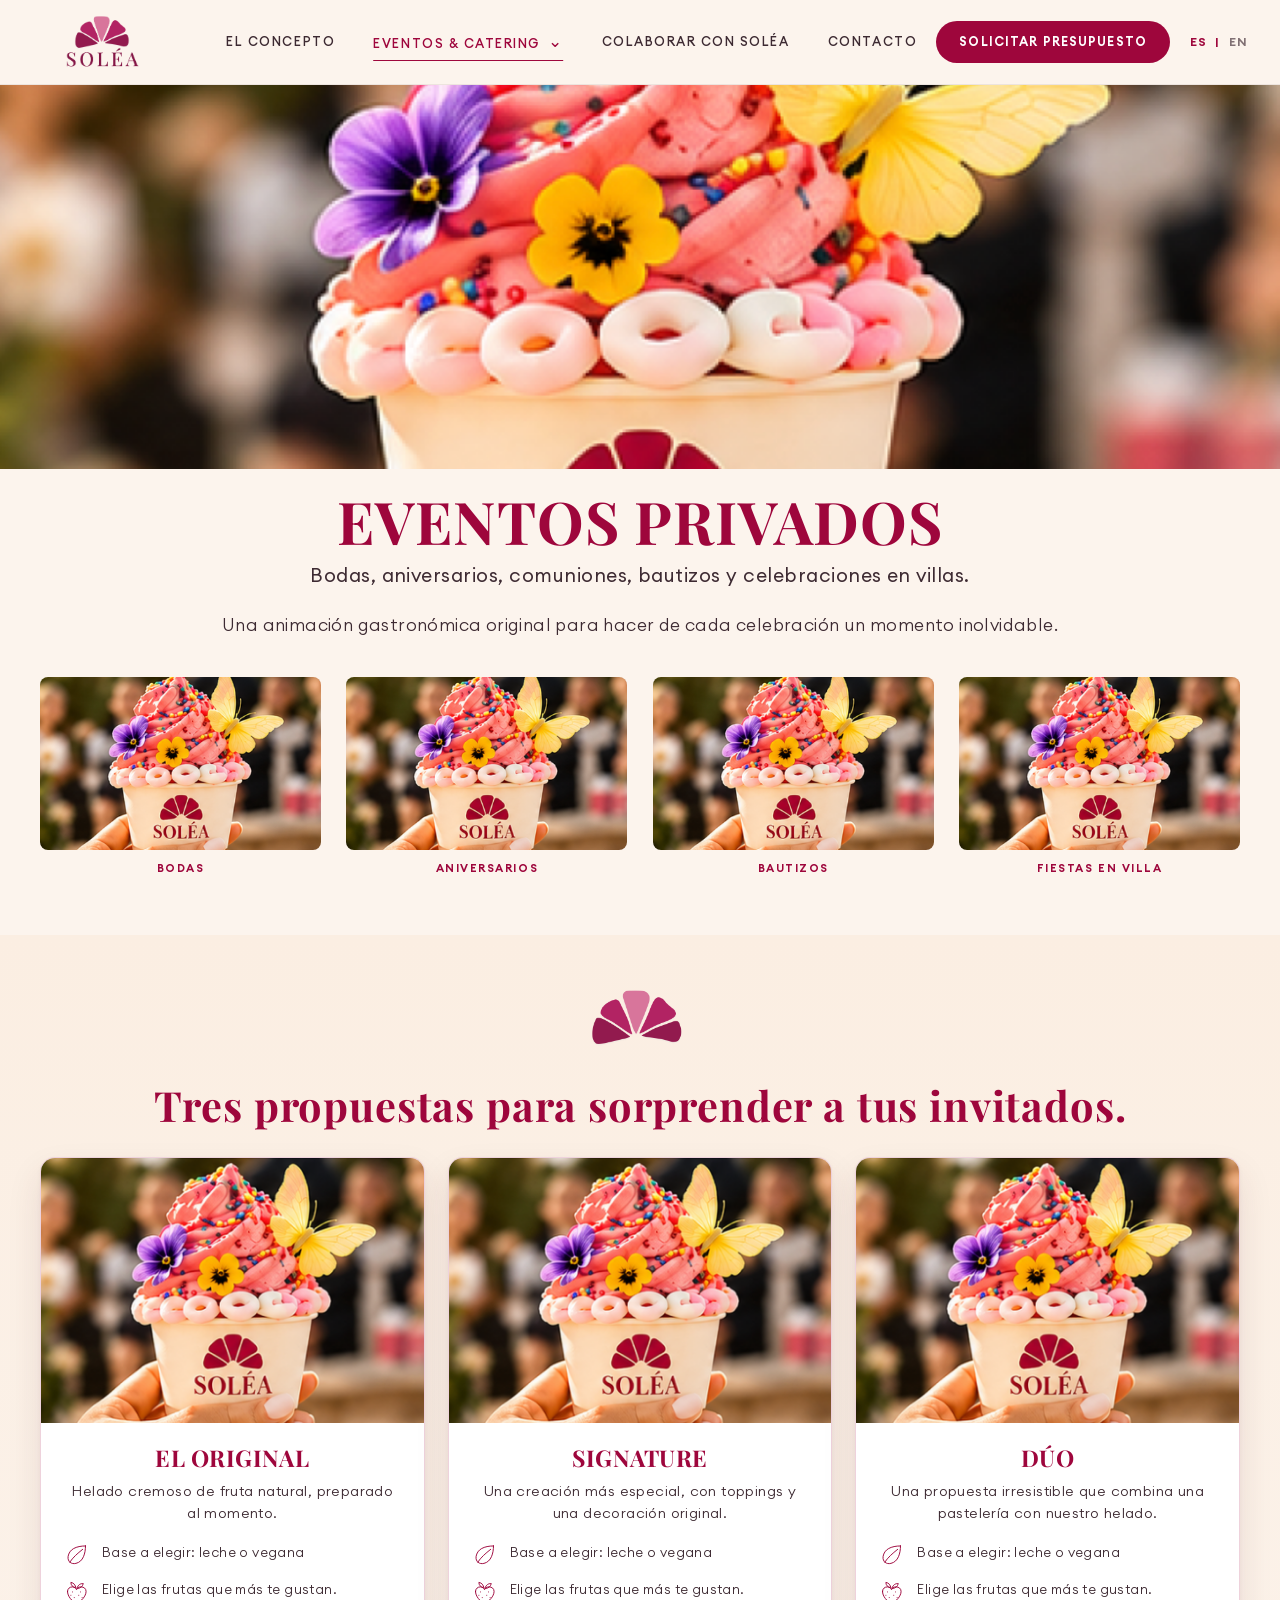
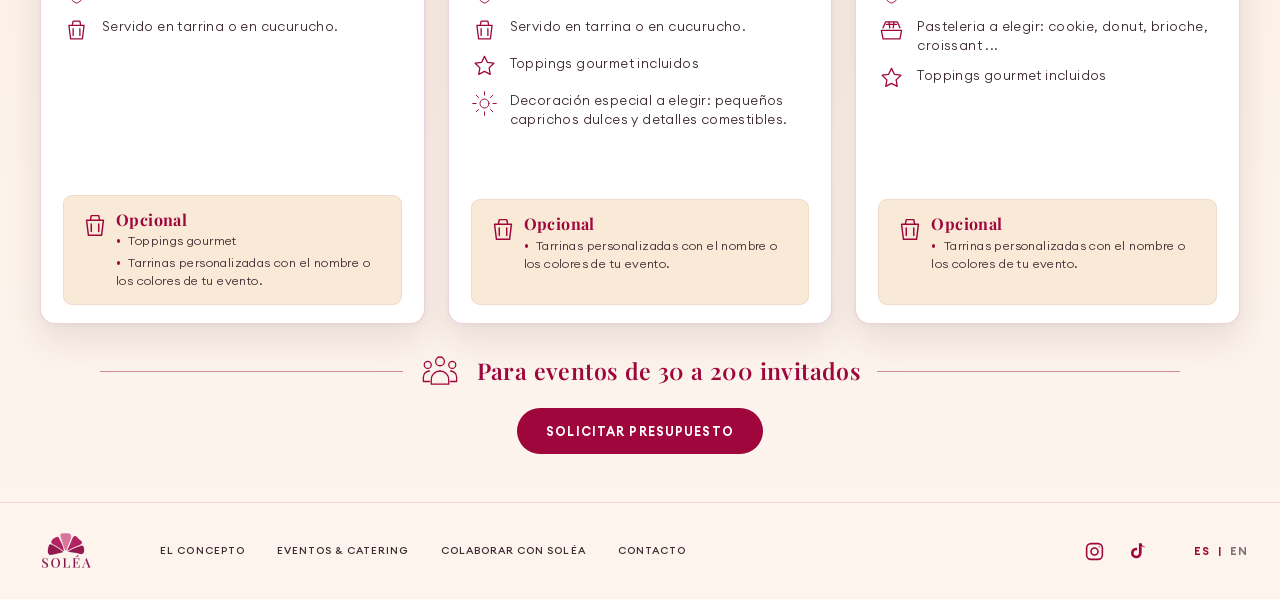
<file: privateevents/index.html>
<!doctype html>
<html lang="es" class="js">
<head>
  <meta charset="utf-8">
  <meta name="viewport" content="width=device-width, initial-scale=1">
  <link rel="icon" type="image/png" href="../assets/images/LOGO_SYMBOLE_MAIN.png">
  <meta name="theme-color" content="#FCF4ED">
  <meta name="description" content="Una animación gastronómica y original para bodas, aniversarios, bautizos y celebraciones privadas.">
  <title>Eventos privados — SOLÉA</title>
  <link rel="preconnect" href="https://fonts.googleapis.com">
  <link rel="preconnect" href="https://fonts.gstatic.com" crossorigin>
  <link href="https://fonts.googleapis.com/css2?family=Playfair+Display:wght@500;600;700&display=swap" rel="stylesheet">
  <link rel="stylesheet" href="../style.css?v=sticky-navigation-hero-20261113">
  <link rel="stylesheet" href="privateevents.css?v=private-events-layout-20261118">
</head>
<body class="home-page private-page">
  <header class="site-header" id="top">
    <div class="site-header__inner">
      <a class="brand" href="../index.html#top" aria-label="SOLÉA — inicio" data-i18n-aria="homeLabel">
        <img src="../assets/images/logo_website.png" alt="SOLÉA" width="1128" height="908">
      </a>

      <button class="menu-toggle" type="button" aria-expanded="false" aria-controls="primary-navigation" data-i18n-aria="menuOpenLabel">
        <span class="menu-toggle__lines" aria-hidden="true"><i></i><i></i><i></i></span>
        <span class="visually-hidden" data-i18n="menuLabel">Menú</span>
      </button>

      <div class="primary-navigation" id="primary-navigation">
        <nav class="main-nav" aria-label="Navegación principal" data-i18n-aria="mainNavigationLabel">
          <a href="../index.html#concept" data-i18n="navConcept">El concepto</a>
          <div class="nav-dropdown">
            <button class="nav-dropdown__trigger is-current" id="events-menu-trigger" type="button" aria-expanded="false" aria-controls="events-menu" data-i18n-aria="eventsMenuLabel" aria-current="page">
              <span data-i18n="navEvents">Eventos &amp; Catering</span><span class="nav-dropdown__chevron" aria-hidden="true">⌄</span>
            </button>
            <div class="nav-dropdown__panel" id="events-menu" role="group" aria-labelledby="events-menu-trigger" hidden>
              <article class="nav-dropdown__card">
                <figure class="nav-dropdown__media">
                  <img src="/assets/images/formule_signature.png" alt="Visual ilustrativo de una celebración privada" data-i18n-alt="altPrivateMenu" width="640" height="252" loading="lazy">
                </figure>
                <div class="nav-dropdown__card-copy">
                  <h2 data-i18n="privateMenuTitle">Eventos privados</h2>
                  <a class="nav-dropdown__link" href="./" aria-current="page" data-i18n="privateMenuButton">Ver eventos privados</a>
                </div>
              </article>
              <article class="nav-dropdown__card">
                <figure class="nav-dropdown__media">
                  <img src="/assets/images/formule_signature.png" alt="Visual ilustrativo de un evento profesional" data-i18n-alt="altProfessionalMenu" width="622" height="210" loading="lazy">
                </figure>
                <div class="nav-dropdown__card-copy">
                  <h2 data-i18n="professionalMenuTitle">Eventos profesionales</h2>
                  <a class="nav-dropdown__link" href="../corporateevents/" data-i18n="professionalMenuButton">Ver eventos profesionales</a>
                </div>
              </article>
            </div>
          </div>
          <a href="../popupspot/" data-i18n="navHost">Colaborar con SOLÉA</a>
          <a href="../contact/" data-i18n="navContact">Contacto</a>
        </nav>

        <div class="site-header__actions">
          <a class="button button--small button--primary header-quote" href="../contact/#contact-form-section" data-i18n="quoteButton">Solicitar presupuesto</a>
          <div class="language-switch" role="group" aria-label="Idioma / Language" data-i18n-aria="languageLabel">
            <button type="button" class="language-switch__button is-active" data-language="es" aria-pressed="true">ES</button>
            <span aria-hidden="true">|</span>
            <button type="button" class="language-switch__button" data-language="en" aria-pressed="false">EN</button>
          </div>
        </div>
      </div>
    </div>
  </header>

  <main>
    <div class="private-hero">
      <img class="private-hero__image" src="/assets/images/formule_signature.png" alt="Celebración privada al aire libre." data-i18n-alt="altHero" width="1672" height="941" fetchpriority="high">
    </div>
    <section class="private-hero__content" aria-labelledby="private-title">
      <h1 id="private-title" data-i18n="heroTitle">EVENTOS PRIVADOS</h1>
      <p data-i18n="heroTagline">Bodas, aniversarios, bautizos y fiestas en villa.</p>
    </section>

    <section class="private-intro" id="private-intro" aria-label="Sobre las celebraciones privadas" data-i18n-aria="introLabel">
      <p data-i18n="introCopy">Una animación gastronómica y original para hacer más memorables tus celebraciones: bodas, aniversarios, bautizos y fiestas en villa.</p>
    </section>

    <section class="event-types" id="event-types" aria-label="Tipos de eventos privados" data-i18n-aria="eventTypesLabel">
      <div class="event-types__grid">
        <figure class="event-type">
          <div class="event-type__image-wrap">
            <img src="/assets/images/formule_signature.png" alt="Boda al aire libre." data-i18n-alt="altWedding" width="614" height="614" loading="lazy">
          </div>
          <figcaption data-i18n="eventWedding">Bodas</figcaption>
        </figure>
        <figure class="event-type">
          <div class="event-type__image-wrap">
            <img src="/assets/images/formule_signature.png" alt="Celebración de cumpleaños en familia." data-i18n-alt="altBirthday" width="614" height="614" loading="lazy">
          </div>
          <figcaption data-i18n="eventBirthday">Aniversarios</figcaption>
        </figure>
        <figure class="event-type">
          <div class="event-type__image-wrap">
            <img src="/assets/images/formule_signature.png" alt="Celebración familiar de bautizo." data-i18n-alt="altBaptism" width="614" height="614" loading="lazy">
          </div>
          <figcaption data-i18n="eventBaptism">Bautizos</figcaption>
        </figure>
        <figure class="event-type">
          <div class="event-type__image-wrap">
            <img src="/assets/images/formule_signature.png" alt="Fiesta privada junto a una piscina." data-i18n-alt="altVilla" width="614" height="614" loading="lazy">
          </div>
          <figcaption data-i18n="eventVilla">Fiestas en villa</figcaption>
        </figure>
      </div>
    </section>

    <section class="formula-section" id="formulas" aria-labelledby="formulas-title">
      <div class="formula-section__heading">
        <img class="formula-section__symbol" src="../assets/images/LOGO_SYMBOLE_MAIN.png" alt="" width="160" height="145" loading="lazy">
        <h2 id="formulas-title" data-i18n="formulasTitle">Tres propuestas para sorprender a tus invitados.</h2>
      </div>

      <div class="formula-grid">
        <article class="formula-card">
          <figure class="formula-card__photo">
            <img src="/assets/images/formule_signature.png" alt="Helado cremoso de fruta en un vaso con fresas." data-i18n-alt="altOriginal" width="614" height="614" loading="lazy">
          </figure>
          <div class="formula-card__content">
            <h3>EL ORIGINAL</h3>
            <p class="formula-card__description" data-i18n="originalDescription">Helado cremoso de fruta natural, preparado al momento.</p>
            <ul class="formula-features">
              <li><img src="../assets/icons/recipe.svg" alt="" width="24" height="24" loading="lazy"><span data-i18n="baseFeature">Base a elegir: leche o vegana.</span></li>
              <li><img src="../assets/icons/fruit.svg" alt="" width="24" height="24" loading="lazy"><span data-i18n="fruitFeature">Elige las frutas que más te gustan.</span></li>
              <li><svg viewBox="0 0 32 32" aria-hidden="true"><path d="M7 11h18l-2 16H9L7 11Zm4 0 1-5h8l1 5M12 15v8m8-8v8"/></svg><span data-i18n="serveFeature">Servido en tarrina o en cucurucho.</span></li>
            </ul>
            <aside class="formula-option" aria-label="Opción disponible" data-i18n-aria="optionLabel">
              <svg class="formula-option__icon" viewBox="0 0 32 32" aria-hidden="true"><path d="M7 11h18l-2 16H9L7 11Zm4 0 1-5h8l1 5M12 15v8m8-8v8"/></svg>
              <div><h4 data-i18n="optionalTitle">Opcional</h4><p data-i18n="originalOptionalToppings">Toppings gourmet</p><p data-i18n="optionalCopy">Tarrinas personalizadas con el nombre o los colores de tu evento.</p></div>
            </aside>
          </div>
        </article>

        <article class="formula-card">
          <figure class="formula-card__photo">
            <img src="/assets/images/formule_signature.png" alt="Helado cremoso de fruta con toppings." data-i18n-alt="altSignature" width="614" height="614" loading="lazy">
          </figure>
          <div class="formula-card__content">
            <h3>SIGNATURE</h3>
            <p class="formula-card__description" data-i18n="signatureDescription">Una creación más especial, con toppings y una decoración original.</p>
            <ul class="formula-features">
              <li><img src="../assets/icons/recipe.svg" alt="" width="24" height="24" loading="lazy"><span data-i18n="baseFeature">Base a elegir: leche o vegana</span></li>
              <li><img src="../assets/icons/fruit.svg" alt="" width="24" height="24" loading="lazy"><span data-i18n="fruitFeature">Elige las frutas que más te gustan</span></li>
              <li><svg viewBox="0 0 32 32" aria-hidden="true"><path d="M7 11h18l-2 16H9L7 11Zm4 0 1-5h8l1 5M12 15v8m8-8v8"/></svg><span data-i18n="serveFeature">Servido en tarrina o en cucurucho.</span></li>
              <li><svg viewBox="0 0 32 32" aria-hidden="true"><path d="m16 4 3.4 7 7.7 1.1-5.6 5.5 1.3 7.8-6.8-3.7-6.8 3.7 1.3-7.8-5.6-5.5 7.7-1.1L16 4Z"/></svg><span data-i18n="toppingsFeature">Toppings gourmet a elegir.</span></li>
              <li><img src="../assets/icons/experience.svg" alt="" width="24" height="24" loading="lazy"><span data-i18n="decorFeature">Decoración especial a elegir: estilo de chocolate, detalles comestibles o una creación decorativa.</span></li>
            </ul>
            <aside class="formula-option" aria-label="Opción disponible" data-i18n-aria="optionLabel">
              <svg class="formula-option__icon" viewBox="0 0 32 32" aria-hidden="true"><path d="M7 11h18l-2 16H9L7 11Zm4 0 1-5h8l1 5M12 15v8m8-8v8"/></svg>
              <div><h4 data-i18n="optionalTitle">Opcional</h4><p data-i18n="optionalCopy">Tarrinas personalizadas con el nombre o los colores de tu evento.</p></div>
            </aside>
          </div>
        </article>

        <article class="formula-card">
          <figure class="formula-card__photo">
            <img src="/assets/images/formule_signature.png" alt="Helado cremoso en vaso acompañado de una pieza de repostería." data-i18n-alt="altDuo" width="614" height="614" loading="lazy">
          </figure>
          <div class="formula-card__content">
            <h3>DÚO</h3>
            <p class="formula-card__description" data-i18n="duoDescription">Una propuesta irresistible que combina una pieza de repostería con nuestro helado cremoso de fruta natural, preparado al momento.</p>
            <ul class="formula-features">
              <li><img src="../assets/icons/recipe.svg" alt="" width="24" height="24" loading="lazy"><span data-i18n="baseFeature">Base a elegir: leche o vegana</span></li>
              <li><img src="../assets/icons/fruit.svg" alt="" width="24" height="24" loading="lazy"><span data-i18n="fruitFeature">Elige las frutas que más te gustan</span></li>
              <li><svg viewBox="0 0 32 32" aria-hidden="true"><path d="M4 17h24l-2 10H6L4 17Zm2-3 3-7h14l3 7M10 10h12m-9-3 1 7m5-7-1 7"/></svg><span data-i18n="pastryFeature">Una pieza de repostería a elegir: cookie, donut u otra opción dulce según la selección.</span></li>
              <li><svg viewBox="0 0 32 32" aria-hidden="true"><path d="m16 4 3.4 7 7.7 1.1-5.6 5.5 1.3 7.8-6.8-3.7-6.8 3.7 1.3-7.8-5.6-5.5 7.7-1.1L16 4Z"/></svg><span data-i18n="duoToppingFeature">Toppings a elegir para darle el toque final.</span></li>
            </ul>
            <aside class="formula-option" aria-label="Opción disponible" data-i18n-aria="optionLabel">
              <svg class="formula-option__icon" viewBox="0 0 32 32" aria-hidden="true"><path d="M7 11h18l-2 16H9L7 11Zm4 0 1-5h8l1 5M12 15v8m8-8v8"/></svg>
              <div><h4 data-i18n="optionalTitle">Opcional</h4><p data-i18n="optionalCopy">Tarrinas personalizadas con el nombre o los colores de tu evento.</p></div>
            </aside>
          </div>
        </article>
      </div>

      <div class="capacity-note">
        <span class="capacity-note__rule" aria-hidden="true"></span>
        <svg viewBox="0 0 48 40" aria-hidden="true"><circle cx="24" cy="9" r="5"/><circle cx="10" cy="13" r="4"/><circle cx="38" cy="13" r="4"/><path d="M14 35v-5a10 10 0 0 1 20 0v5H14Zm-2-15a7 7 0 0 0-7 7v5h7m24-12a7 7 0 0 1 7 7v5h-7"/></svg>
        <p><strong data-i18n="capacityTitle">Para eventos de 30 a 200 invitados</strong></p>
        <span class="capacity-note__rule" aria-hidden="true"></span>
      </div>
      <a class="button button--primary private-cta" href="../contact/" data-i18n="quoteButton">Solicitar presupuesto</a>
    </section>
  </main>

  <footer class="site-footer">
    <div class="site-footer__inner">
      <a class="site-footer__brand" href="../index.html#top" aria-label="SOLÉA — inicio" data-i18n-aria="homeLabel">
        <img src="../assets/images/logo_website.png" alt="SOLÉA" width="1128" height="908" loading="lazy">
      </a>
      <nav class="footer-nav" aria-label="Navegación del pie de página" data-i18n-aria="footerNavigationLabel">
        <a href="../index.html#concept" data-i18n="navConcept">El concepto</a>
        <a href="../index.html#offer" data-i18n="navEvents">Eventos &amp; Catering</a>
        <a href="../popupspot/" data-i18n="navHost">Colaborar con SOLÉA</a>
        <a href="../contact/" data-i18n="navContact">Contacto</a>
      </nav>
      <div class="site-footer__social social-links">
        <a href="https://www.instagram.com/solea_moments_/" target="_blank" rel="noopener noreferrer" aria-label="Instagram de SOLÉA" data-i18n-aria="instagramLabel"><img src="../assets/icons/instagram.svg" alt="" width="24" height="24"></a>
        <a href="https://www.tiktok.com/@solea_moments_" target="_blank" rel="noopener noreferrer" aria-label="TikTok de SOLÉA" data-i18n-aria="tiktokLabel"><img src="../assets/icons/tiktok.svg" alt="" width="24" height="24"></a>
      </div>
      <div class="language-switch language-switch--footer" role="group" aria-label="Idioma / Language" data-i18n-aria="languageLabel">
        <button type="button" class="language-switch__button is-active" data-language="es" aria-pressed="true">ES</button>
        <span aria-hidden="true">|</span>
        <button type="button" class="language-switch__button" data-language="en" aria-pressed="false">EN</button>
      </div>
    </div>
  </footer>

  <script>
    const copy = {
      es: {
        title: 'Eventos privados — SOLÉA',
        description: 'Una animación gastronómica y original para bodas, aniversarios, bautizos y celebraciones privadas.',
        menuLabel: 'Menú', menuOpenLabel: 'Abrir o cerrar el menú', homeLabel: 'SOLÉA — inicio', languageLabel: 'Idioma',
        instagramLabel: 'Instagram de SOLÉA', tiktokLabel: 'TikTok de SOLÉA', mainNavigationLabel: 'Navegación principal',
        footerNavigationLabel: 'Navegación del pie de página', navConcept: 'El concepto', navEvents: 'Eventos & Catering',
        navHost: 'Colaborar con SOLÉA', navContact: 'Contacto', eventsMenuLabel: 'Abrir el menú de eventos',
        privateMenuTitle: 'Eventos privados', privateMenuButton: 'Ver eventos privados',
        professionalMenuTitle: 'Eventos profesionales', professionalMenuButton: 'Ver eventos profesionales',
        quoteButton: 'Solicitar presupuesto',
        heroTitle: 'EVENTOS PRIVADOS', heroTagline: 'Bodas, aniversarios, comuniones, bautizos y celebraciones en villas.',
        introLabel: 'Sobre las celebraciones privadas',
        introCopy: 'Una animación gastronómica original para hacer de cada celebración un momento inolvidable.',
        eventTypesLabel: 'Tipos de eventos privados', eventWedding: 'Bodas', eventBirthday: 'Aniversarios',
        eventBaptism: 'Bautizos', eventVilla: 'Fiestas en villa', formulasTitle: 'Tres propuestas para sorprender a tus invitados.',
        originalDescription: 'Helado cremoso de fruta natural, preparado al momento.',
        signatureDescription: 'Una creación más especial, con toppings y una decoración original.',
        duoDescription: 'Una propuesta irresistible que combina una pastelería con nuestro helado.',
        baseFeature: 'Base a elegir: leche o vegana', fruitFeature: 'Elige las frutas que más te gustan.',
        serveFeature: 'Servido en tarrina o en cucurucho.', toppingsFeature: 'Toppings gourmet incluidos',
        decorFeature: 'Decoración especial a elegir: pequeños caprichos dulces y detalles comestibles.',
        creamyFeature: 'Helado cremoso de fruta natural.',
        pastryFeature: 'Pasteleria a elegir: cookie, donut, brioche, croissant ...',
        duoToppingFeature: 'Toppings gourmet incluidos', optionLabel: 'Opción disponible',
        optionalTitle: 'Opcional', originalOptionalToppings: 'Toppings gourmet',
        optionalCopy: 'Tarrinas personalizadas con el nombre o los colores de tu evento.',
        capacityTitle: 'Para eventos de 30 a 200 invitados', 
        altPrivateMenu: 'Visual ilustrativo de una celebración privada', altProfessionalMenu: 'Visual ilustrativo de un evento profesional',
        altHero: 'Celebración privada al aire libre.',
        altWedding: 'Boda al aire libre.',
        altBirthday: 'Celebración de cumpleaños en familia.',
        altBaptism: 'Celebración familiar de bautizo.',
        altVilla: 'Fiesta privada junto a una piscina.',
        altOriginal: 'Helado cremoso de fruta en un vaso con fresas.',
        altSignature: 'Helado cremoso de fruta con toppings.',
        altDuo: 'Helado cremoso en vaso acompañado de una pieza de repostería.'
      },
      en: {
        title: 'Private events — SOLÉA',
        description: 'An original food experience for weddings, anniversaries, christenings and private celebrations.',
        menuLabel: 'Menu', menuOpenLabel: 'Open or close the menu', homeLabel: 'SOLÉA — home', languageLabel: 'Language',
        instagramLabel: 'SOLÉA on Instagram', tiktokLabel: 'SOLÉA on TikTok', mainNavigationLabel: 'Main navigation',
        footerNavigationLabel: 'Footer navigation', navConcept: 'The concept', navEvents: 'Events & Catering',
        navHost: 'Partner with SOLÉA', navContact: 'Contact', eventsMenuLabel: 'Open the events menu',
        privateMenuTitle: 'Private events', privateMenuButton: 'Explore private events',
        professionalMenuTitle: 'Corporate events', professionalMenuButton: 'Explore corporate events',
        quoteButton: 'Request a quote',
        heroTitle: 'PRIVATE EVENTS', heroTagline: 'Weddings, anniversaries, communions, christenings and villa celebrations.',
        introLabel: 'About private celebrations',
        introCopy: 'An original food experience to make every celebration unforgettable.',
        eventTypesLabel: 'Types of private events', eventWedding: 'Weddings', eventBirthday: 'Birthdays',
        eventBaptism: 'Christenings', eventVilla: 'Villa celebrations', formulasTitle: 'Three ways to surprise your guests.',
        originalDescription: 'Creamy ice cream made with real fruit, prepared to order.',
        signatureDescription: 'A more distinctive creation, with toppings and original decoration.',
        duoDescription: 'A tempting combination of a pastry and our ice cream.',
        baseFeature: 'Choose a dairy or vegan base.', fruitFeature: 'Choose the fruits you like most.',
        serveFeature: 'Served in a cup or cone.', toppingsFeature: 'Gourmet toppings included.',
        decorFeature: 'Choose a special decoration, with sweet touches and edible details.',
        creamyFeature: 'Creamy ice cream made with real fruit.',
        pastryFeature: 'Choose a pastry: cookie, doughnut, brioche or croissant.',
        duoToppingFeature: 'Gourmet toppings included.', optionLabel: 'Available option',
        optionalTitle: 'Optional', originalOptionalToppings: 'Gourmet toppings',
        optionalCopy: 'Personalised cups featuring your event’s name or colours.',
        capacityTitle: 'For events with 30 to 200 guests', capacityCopy: 'depending on the format and service conditions.',
        altPrivateMenu: 'Illustrative image of a private celebration', altProfessionalMenu: 'Illustrative image of a professional event',
        altHero: 'Outdoor private celebration.',
        altWedding: 'Outdoor wedding.',
        altBirthday: 'Family birthday celebration.',
        altBaptism: 'Family christening celebration.',
        altVilla: 'Private party by a pool.',
        altOriginal: 'Creamy fruit ice cream in a cup with strawberries.',
        altSignature: 'Creamy fruit ice cream with toppings.',
        altDuo: 'Creamy ice cream in a cup served with a pastry.'
      }
    };

    const languageButtons = document.querySelectorAll('[data-language]');
    const menuToggle = document.querySelector('.menu-toggle');
    const navigation = document.querySelector('#primary-navigation');
    const eventsMenuTrigger = document.querySelector('#events-menu-trigger');
    const eventsMenu = document.querySelector('#events-menu');

    function setLanguage(language, persist = true) {
      const selected = language === 'en' ? 'en' : 'es';
      const strings = copy[selected];
      document.documentElement.lang = selected;
      document.title = strings.title;
      document.querySelector('meta[name="description"]').content = strings.description;
      document.querySelectorAll('[data-i18n]').forEach((element) => {
        const key = element.dataset.i18n;
        if (strings[key]) element.textContent = strings[key];
      });
      document.querySelectorAll('[data-i18n-alt]').forEach((element) => {
        const key = element.dataset.i18nAlt;
        if (strings[key]) element.alt = strings[key];
      });
      document.querySelectorAll('[data-i18n-aria]').forEach((element) => {
        const key = element.dataset.i18nAria;
        if (strings[key]) element.setAttribute('aria-label', strings[key]);
      });
      languageButtons.forEach((button) => {
        const active = button.dataset.language === selected;
        button.classList.toggle('is-active', active);
        button.setAttribute('aria-pressed', String(active));
      });
      if (persist) {
        try { localStorage.setItem('solea-home-language', selected); } catch (_) { /* Keep the selected language for this page view. */ }
      }
    }

    function closeMenu() {
      navigation.classList.remove('is-open');
      menuToggle.setAttribute('aria-expanded', 'false');
    }
    function closeEventsMenu() {
      eventsMenu.hidden = true;
      eventsMenuTrigger.setAttribute('aria-expanded', 'false');
    }

    languageButtons.forEach((button) => button.addEventListener('click', () => setLanguage(button.dataset.language)));
    menuToggle.addEventListener('click', () => {
      const open = menuToggle.getAttribute('aria-expanded') !== 'true';
      closeEventsMenu();
      menuToggle.setAttribute('aria-expanded', String(open));
      navigation.classList.toggle('is-open', open);
    });
    navigation.querySelectorAll('a').forEach((link) => link.addEventListener('click', () => {
      closeMenu();
      closeEventsMenu();
    }));
    eventsMenuTrigger.addEventListener('click', () => {
      const open = eventsMenuTrigger.getAttribute('aria-expanded') !== 'true';
      eventsMenu.hidden = !open;
      eventsMenuTrigger.setAttribute('aria-expanded', String(open));
    });
    document.addEventListener('click', (event) => {
      if (!event.target.closest('.nav-dropdown')) closeEventsMenu();
    });
    document.addEventListener('keydown', (event) => {
      if (event.key === 'Escape') { closeEventsMenu(); closeMenu(); }
    });

    let initialLanguage = 'es';
    try { if (localStorage.getItem('solea-home-language') === 'en') initialLanguage = 'en'; } catch (_) { /* Spanish is the default. */ }
    setLanguage(initialLanguage, false);
  </script>
</body>
</html>
</file>
<file: style.css>
@font-face {
  font-family: "Euclid Circular A";
  src: url("assets/fonts/EuclidCircularA-Light.ttf") format("truetype");
  font-style: normal;
  font-weight: 300;
  font-display: swap;
}

@font-face {
  font-family: "Euclid Circular A";
  src: url("assets/fonts/EuclidCircularA-Regular.ttf") format("truetype");
  font-style: normal;
  font-weight: 400;
  font-display: swap;
}

@font-face {
  font-family: "Euclid Circular A";
  src: url("assets/fonts/EuclidCircularA-Medium.ttf") format("truetype");
  font-style: normal;
  font-weight: 500;
  font-display: swap;
}

@font-face {
  font-family: "Euclid Circular A";
  src: url("assets/fonts/EuclidCircularA-SemiBold.ttf") format("truetype");
  font-style: normal;
  font-weight: 600;
  font-display: swap;
}

@font-face {
  font-family: "Euclid Circular A";
  src: url("assets/fonts/EuclidCircularA-Bold.ttf") format("truetype");
  font-style: normal;
  font-weight: 700;
  font-display: swap;
}

@font-face {
  font-family: "Euclid Circular A";
  src: url("assets/fonts/EuclidCircularA-LightItalic.ttf") format("truetype");
  font-style: italic;
  font-weight: 300;
  font-display: swap;
}

@font-face {
  font-family: "Euclid Circular A";
  src: url("assets/fonts/EuclidCircularA-Italic.ttf") format("truetype");
  font-style: italic;
  font-weight: 400;
  font-display: swap;
}

@font-face {
  font-family: "Euclid Circular A";
  src: url("assets/fonts/EuclidCircularA-MediumItalic.ttf") format("truetype");
  font-style: italic;
  font-weight: 500;
  font-display: swap;
}

@font-face {
  font-family: "Euclid Circular A";
  src: url("assets/fonts/EuclidCircularA-SemiBoldItalic.ttf") format("truetype");
  font-style: italic;
  font-weight: 600;
  font-display: swap;
}

@font-face {
  font-family: "Euclid Circular A";
  src: url("assets/fonts/EuclidCircularA-BoldItalic.ttf") format("truetype");
  font-style: italic;
  font-weight: 700;
  font-display: swap;
}

.home-page {
  --site-header-height: 84px;
  --solea-burgundy: #9E063C;
  --solea-beige: #FCF4ED;
  --solea-accent: #B22363;
  --solea-pink: #D8759B;
  --solea-ink: #3D2A32;
  --solea-cream: #FCF4ED;
  --solea-white: #FFFFFF;
  --page-width: 1580px;
  margin: 0;
  color: var(--solea-ink);
  background: var(--solea-cream);
  font-family: "Euclid Circular A", Arial, sans-serif;
  font-size: 16px;
  font-weight: 300;
  line-height: 1.55;
  letter-spacing: 0.025em;
  -webkit-font-smoothing: antialiased;
  text-rendering: optimizeLegibility;
}

.home-page *,
.home-page *::before,
.home-page *::after {
  box-sizing: border-box;
}

.home-page img {
  display: block;
  max-width: 100%;
}

.home-page a {
  color: inherit;
  text-decoration: none;
}

.home-page button {
  color: inherit;
  font: inherit;
}

.home-page h1,
.home-page h2,
.home-page h3,
.home-page p,
.home-page figure {
  margin: 0;
}

.home-page h1,
.home-page h2,
.home-page h3 {
  font-family: "Playfair Display", Georgia, serif;
  font-weight: 500;
  letter-spacing: 0.02em;
  line-height: 1.12;
}

.home-page :focus-visible {
  outline: 3px solid var(--solea-accent);
  outline-offset: 4px;
}

.home-page .visually-hidden {
  position: absolute;
  width: 1px;
  height: 1px;
  padding: 0;
  margin: -1px;
  overflow: hidden;
  clip: rect(0, 0, 0, 0);
  white-space: nowrap;
  border: 0;
}

.home-page .site-header {
  position: sticky;
  top: 0;
  z-index: 100;
  background: var(--solea-beige);
  border-bottom: 1px solid rgba(61, 42, 50, 0.08);
}

.home-page .site-header__inner {
  width: min(var(--page-width), calc(100% - 64px));
  min-height: 84px;
  margin: 0 auto;
  display: grid;
  grid-template-columns: 124px minmax(0, 1fr);
  align-items: center;
  gap: clamp(22px, 4vw, 62px);
}

.home-page .brand {
  width: 100px;
  margin-left: 20px;
  display: inline-flex;
  align-items: center;
}

.home-page .brand img,
.home-page .site-footer__brand img {
  width: 100%;
  height: auto;
}

.home-page .primary-navigation,
.home-page .main-nav,
.home-page .site-header__actions {
  display: flex;
  align-items: center;
}

.home-page .primary-navigation {
  justify-content: space-between;
  gap: 24px;
}

.home-page .main-nav {
  gap: clamp(20px, 3vw, 48px);
}

.home-page .main-nav a,
.home-page .nav-dropdown__trigger,
.home-page .footer-nav a {
  position: relative;
  color: var(--solea-ink);
  font-size: 0.79rem;
  font-weight: 500;
  letter-spacing: 0.12em;
  text-transform: uppercase;
  transition: color 160ms ease;
}

.home-page .main-nav a::after,
.home-page .nav-dropdown__trigger::after,
.home-page .footer-nav a::after {
  position: absolute;
  right: 0;
  bottom: -8px;
  left: 0;
  height: 1px;
  background: var(--solea-burgundy);
  content: "";
  transform: scaleX(0);
  transform-origin: left;
  transition: transform 160ms ease;
}

.home-page .main-nav a:hover,
.home-page .nav-dropdown__trigger:hover,
.home-page .footer-nav a:hover {
  color: var(--solea-burgundy);
}

.home-page .main-nav > a[aria-current="page"] {
  color: var(--solea-burgundy);
}

.home-page .main-nav > a[aria-current="page"]::after {
  transform: scaleX(1);
}

.home-page .main-nav a:hover::after,
.home-page .nav-dropdown__trigger:hover::after,
.home-page .footer-nav a:hover::after {
  transform: scaleX(1);
}

.home-page .nav-dropdown {
  position: relative;
}

.home-page .nav-dropdown__trigger {
  position: relative;
  display: inline-flex;
  align-items: center;
  gap: 8px;
  padding: 0;
  border: 0;
  background: transparent;
  cursor: pointer;
  white-space: nowrap;
  text-transform: uppercase;
}

.home-page .nav-dropdown__chevron {
  margin-top: -3px;
  font-size: 1.05rem;
  line-height: 1;
  transition: transform 160ms ease;
}

.home-page .nav-dropdown__trigger[aria-expanded="true"] .nav-dropdown__chevron {
  transform: rotate(180deg);
}

.home-page .nav-dropdown__panel {
  width: min(600px, calc(100vw - 40px));
  position: absolute;
  z-index: 30;
  top: calc(100% + 6px);
  left: 0;
  display: grid;
  grid-template-columns: repeat(2, minmax(0, 1fr));
  gap: 12px;
  padding: 12px;
  border: 2px solid var(--solea-burgundy);
  border-radius: 12px;
  background: var(--solea-cream);
  box-shadow: 0 18px 42px rgba(61, 42, 50, 0.18);
}

.home-page .nav-dropdown__panel[hidden] {
  display: none;
}

.home-page .nav-dropdown__card {
  overflow: hidden;
  border: 1px solid rgba(158, 6, 60, 0.12);
  border-radius: 8px;
  background: var(--solea-white);
}

.home-page .nav-dropdown__media {
  height: 112px;
  position: relative;
  overflow: hidden;
  background: var(--solea-beige);
}

.home-page .nav-dropdown__media img {
  width: 100%;
  height: 100%;
  object-fit: cover;
}

.home-page .nav-dropdown__card-copy {
  padding: 12px;
}

.home-page .nav-dropdown__card-copy h2 {
  margin: 0 0 10px;
  color: var(--solea-burgundy);
  font-family: "Euclid Circular A", Arial, sans-serif;
  font-size: 0.9rem;
  font-weight: 600;
  line-height: 1.25;
}

.home-page .nav-dropdown__link {
  min-height: 34px;
  display: inline-flex;
  align-items: center;
  padding: 7px 11px;
  border-radius: 999px;
  background: var(--solea-burgundy);
  color: var(--solea-white);
  font-size: 0.65rem;
  font-weight: 600;
  letter-spacing: 0.05em;
  text-align: center;
  text-transform: uppercase;
  transition: filter 160ms ease, transform 160ms ease;
}

.home-page .nav-dropdown__link:hover {
  filter: brightness(0.9);
  transform: translateY(-1px);
}

.home-page .main-nav a.nav-dropdown__link {
  color: var(--solea-white);
  font-size: 0.65rem;
  letter-spacing: 0.05em;
  text-transform: uppercase;
}

.home-page .site-header__actions {
  gap: 20px;
}

.home-page .language-switch {
  display: inline-flex;
  align-items: center;
  gap: 8px;
  white-space: nowrap;
  color: var(--solea-burgundy);
  font-size: 0.76rem;
  font-weight: 600;
  letter-spacing: 0.1em;
}

.home-page .language-switch__button {
  padding: 3px 0;
  border: 0;
  background: transparent;
  color: rgba(61, 42, 50, 0.65);
  cursor: pointer;
  font-size: inherit;
  font-weight: inherit;
  letter-spacing: inherit;
}

.home-page .language-switch__button.is-active,
.home-page .language-switch__button:hover {
  color: var(--solea-burgundy);
}

.home-page .button {
  min-height: 48px;
  display: inline-flex;
  justify-content: center;
  align-items: center;
  gap: 12px;
  padding: 12px 28px;
  border: 1px solid transparent;
  border-radius: 999px;
  font-size: 0.78rem;
  font-weight: 600;
  letter-spacing: 0.09em;
  text-align: center;
  text-transform: uppercase;
  transition: background 160ms ease, color 160ms ease, transform 160ms ease;
}

.home-page .button:hover {
  transform: translateY(-2px);
}

.home-page .button--primary {
  background: var(--solea-burgundy);
  color: var(--solea-white);
}

.home-page .button--primary:hover {
  filter: brightness(0.9);
}

.home-page .button--light {
  background: var(--solea-cream);
  color: var(--solea-burgundy);
}

.home-page .button--light:hover {
  background: var(--solea-white);
}

.home-page .button--small {
  min-height: 42px;
  padding: 10px 22px;
  white-space: nowrap;
}

.home-page .menu-toggle {
  display: none;
  width: 46px;
  height: 46px;
  justify-content: center;
  align-items: center;
  border: 1px solid rgba(158, 6, 60, 0.25);
  border-radius: 50%;
  background: transparent;
  cursor: pointer;
}

.home-page .menu-toggle__lines {
  width: 18px;
  display: grid;
  gap: 4px;
}

.home-page .menu-toggle__lines i {
  height: 1px;
  display: block;
  background: var(--solea-burgundy);
  transition: transform 160ms ease;
}

.home-page .menu-toggle[aria-expanded="true"] .menu-toggle__lines i:first-child {
  transform: translateY(5px) rotate(45deg);
}

.home-page .menu-toggle[aria-expanded="true"] .menu-toggle__lines i:nth-child(2) {
  opacity: 0;
}

.home-page .menu-toggle[aria-expanded="true"] .menu-toggle__lines i:last-child {
  transform: translateY(-5px) rotate(-45deg);
}

.home-page .hero {
  min-height: clamp(600px, 46vw, 820px);
  position: relative;
  isolation: isolate;
  overflow: hidden;
  background: var(--solea-beige);
}

.home-page .hero__image,
.home-page .hero__wash {
  position: absolute;
  inset: 0;
  width: 100%;
  height: 100%;
}

.home-page .hero__image {
  z-index: -2;
  object-fit: cover;
  object-position: center 30%;
}

.home-page .hero__wash {
  z-index: -1;
  background: linear-gradient(90deg, rgba(252, 244, 237, 0.5) 0%, rgba(252, 244, 237, 0.3) 28%, rgba(252, 244, 237, 0.08) 52%, rgba(252, 244, 237, 0) 68%);
}

.home-page .hero__content {
  width: min(var(--page-width), calc(100% - 64px));
  min-height: inherit;
  position: relative;
  margin: 0 auto;
  display: flex;
  flex-direction: column;
  justify-content: center;
  align-items: flex-start;
  padding: 56px clamp(20px, 4vw, 70px) 88px;
}

.home-page .eyebrow {
  color: var(--solea-burgundy);
  font-size: 0.8rem;
  font-weight: 700;
  letter-spacing: 0.18em;
  line-height: 1.4;
  text-transform: uppercase;
}

.home-page .hero__eyebrow {
  margin-bottom: 14px;
}

.home-page .hero h1 {
  line-height: 0;
}

.home-page .hero__logo {
  width: clamp(245px, 26.9vw, 452px);
  height: auto;
  transform: translateX(-2.3%);
}

.home-page .hero__copy {
  max-width: 390px;
  margin-top: 22px;
  color: var(--solea-ink);
  font-size: clamp(1rem, 1.4vw, 1.23rem);
  line-height: 1.55;
  text-wrap: pretty;
}


.home-page .section-pad {
  padding: clamp(32px, 2.6vw, 42px) max(32px, calc((100vw - var(--page-width)) / 2));
}

.home-page .section-heading {
  max-width: 760px;
  margin: 0 auto 26px;
  text-align: center;
}

.home-page .offer-section .section-heading {
  position: relative;
  z-index: 2;
  max-width: min(100%, 1100px);
}

.home-page .section-heading .eyebrow {
  margin-bottom: 12px;
}

.home-page .section-heading h2,
.home-page .concept-section h2,
.home-page .gallery-section h2,
.home-page .editorial-section h2 {
  color: var(--solea-burgundy);
  font-size: clamp(2.15rem, 4vw, 3.6rem);
  text-wrap: balance;
}

.home-page .offer-section .section-heading h2,
.home-page .concept-section h2,
.home-page .process-section .section-heading h2,
.home-page .gallery-section h2,
.home-page .editorial-section h2 {
  font-family: "Euclid Circular A", Arial, sans-serif;
  font-weight: 600;
  letter-spacing: 0.01em;
}

.home-page .offer-section {
  background: var(--solea-cream);
}

.home-page .offer-grid {
  max-width: var(--page-width);
  margin: 0 auto;
  display: grid;
  grid-template-columns: repeat(3, minmax(0, 1fr));
  gap: clamp(16px, 1.5vw, 24px);
}

.home-page .offer-card {
  min-width: 0;
  overflow: hidden;
  border: 1px solid rgba(158, 6, 60, 0.14);
  border-radius: 10px;
  background: var(--solea-white);
  box-shadow: 0 8px 24px rgba(61, 42, 50, 0.055);
  transition: box-shadow 180ms ease, transform 180ms ease, border-color 180ms ease;
}

.home-page .offer-card:hover {
  transform: translateY(-5px);
  border-color: rgba(158, 6, 60, 0.34);
  box-shadow: 0 16px 32px rgba(61, 42, 50, 0.12);
}

.home-page .offer-card--private,
.home-page .offer-card--professional {
  border-color: rgba(158, 6, 60, 0.22);
  box-shadow: 0 12px 28px rgba(61, 42, 50, 0.085);
}

.home-page .offer-card--host {
  border-color: rgba(61, 42, 50, 0.12);
  box-shadow: 0 5px 16px rgba(61, 42, 50, 0.055);
}

.home-page .offer-card--host:hover {
  transform: translateY(-3px);
  border-color: rgba(158, 6, 60, 0.2);
  box-shadow: 0 10px 22px rgba(61, 42, 50, 0.09);
}

.home-page .offer-card__link {
  height: 100%;
  display: flex;
  flex-direction: column;
}

.home-page .offer-card__media,
.home-page .process-step__media,
.home-page .gallery-strip figure,
.home-page .concept-section__visual {
  position: relative;
  overflow: hidden;
}

.home-page .offer-card__media {
  height: clamp(240px, 21vw, 320px);
  background: var(--solea-beige);
}

.home-page .offer-card__media img,
.home-page .process-step__media img,
.home-page .gallery-strip img,
.home-page .concept-section__visual img {
  width: 100%;
  height: 100%;
  object-fit: cover;
}

.home-page .offer-card__media img {
  transition: transform 350ms ease;
}

.home-page .offer-card--host .offer-card__media img {
  object-position: center 34%;
}

.home-page .offer-card--private .offer-card__media img {
  object-position: 42% center;
}

.home-page .offer-card--professional .offer-card__media img {
  object-position: center center;
}

.home-page .offer-card:hover .offer-card__media img {
  transform: scale(1.035);
}

.home-page .offer-card__body {
  min-height: 205px;
  position: relative;
  flex: 1;
  display: flex;
  flex-direction: column;
  padding: 22px clamp(20px, 1.8vw, 28px) 24px;
  background: var(--solea-white);
}

.home-page .offer-card__body h3 {
  min-height: 0;
  margin-bottom: 4px;
  color: var(--solea-burgundy);
  font-family: "Euclid Circular A", Arial, sans-serif;
  font-size: clamp(1.16rem, 1.65vw, 1.48rem);
  font-weight: 600;
  letter-spacing: 0.055em;
  line-height: 1.2;
}

.home-page .offer-card--professional .offer-card__body {
  background: var(--solea-white);
}

.home-page .offer-card--host .offer-card__body {
  background: var(--solea-cream);
}

.home-page .offer-card--host .offer-card__body h3 {
  color: var(--solea-burgundy);
}

.home-page .offer-card__body p {
  min-height: 0;
  color: rgba(61, 42, 50, 0.78);
  font-size: 0.94rem;
  line-height: 1.5;
}

.home-page .offer-card--host .offer-card__body p {
  color: rgba(61, 42, 50, 0.78);
}

.home-page .offer-card__action {
  min-height: 46px;
  width: fit-content;
  min-width: 0;
  max-width: 100%;
  align-self: flex-start;
  display: inline-flex;
  align-items: center;
  justify-content: space-between;
  gap: 18px;
  margin-top: 18px;
  padding: 7px 8px 7px 17px;
  border-radius: 999px;
  background: var(--solea-burgundy);
  color: var(--solea-white);
  font-size: 0.77rem;
  font-weight: 600;
  letter-spacing: 0.025em;
  line-height: 1;
  white-space: nowrap;
  transition: background 160ms ease, color 160ms ease, transform 160ms ease;
}

.home-page .offer-card__arrow {
  display: inline-grid;
  place-items: center;
  width: 30px;
  height: 30px;
  flex: 0 0 30px;
  border: 1px solid rgba(255, 255, 255, 0.58);
  border-radius: 50%;
  font-size: 1.05rem;
  line-height: 1;
  transition: transform 160ms ease, background 160ms ease;
}

.home-page .offer-card:hover .offer-card__action {
  background: var(--solea-accent);
  transform: translateY(-1px);
}

.home-page .offer-card--host .offer-card__action {
  border: 1px solid rgba(158, 6, 60, 0.42);
  background: transparent;
  color: var(--solea-burgundy);
}

.home-page .offer-card--host .offer-card__arrow {
  border-color: rgba(158, 6, 60, 0.38);
}

.home-page .offer-card--host:hover .offer-card__action {
  background: rgba(158, 6, 60, 0.06);
}

.home-page .offer-card:hover .offer-card__arrow {
  transform: translateX(2px);
}

.home-page .offer-card__link:focus-visible .offer-card__action {
  outline: 3px solid rgba(158, 6, 60, 0.35);
  outline-offset: 3px;
}

.home-page .concept-section {
  display: grid;
  grid-template-columns: minmax(0, 0.78fr) minmax(0, 1.22fr);
  align-items: center;
  gap: clamp(24px, 2vw, 34px);
  background: var(--solea-white);
}

.home-page .concept-section.section-pad {
  padding-top: clamp(56px, 6vw, 96px);
}

.home-page .concept-section__visual {
  width: 100%;
  min-height: 0;
  aspect-ratio: 1.18 / 1;
  border-radius: 8px;
  background: var(--solea-white);
}

.home-page .concept-section__visual img {
  position: absolute;
  inset: 0;
}

.home-page .concept-section__content {
  max-width: 760px;
}

.home-page .concept-section__intro {
  width: calc(100% - clamp(20px, 3vw, 52px));
  margin-left: clamp(20px, 3vw, 52px);
}

.home-page .concept-section__intro > .eyebrow {
  margin-bottom: 14px;
}

.home-page .concept-section h2 {
  max-width: 560px;
}

.home-page .concept-section__copy {
  max-width: 580px;
  margin-top: 22px;
  color: rgba(61, 42, 50, 0.86);
  font-size: 1rem;
  line-height: 1.7;
}

.home-page .concept-features {
  margin-top: 34px;
  display: grid;
  grid-template-columns: repeat(4, minmax(0, 1fr));
  gap: 12px;
}

.home-page .editorial-section {
  padding: clamp(58px, 6.5vw, 96px) max(24px, calc((100vw - var(--page-width)) / 2));
  background: var(--solea-white);
  text-align: center;
}

.home-page .editorial-section__inner {
  max-width: 1280px;
  margin: 0 auto;
}

.home-page .editorial-section p {
  max-width: 1140px;
  margin: clamp(22px, 2.4vw, 36px) auto 0;
  color: var(--solea-ink);
  font-size: clamp(1.15rem, 1.45vw, 1.45rem);
  line-height: 1.65;
  text-wrap: pretty;
}

.home-page .editorial-section__cta {
  margin: clamp(24px, 2.6vw, 38px) auto 0;
  min-width: 0;
  display: inline-flex;
  background: var(--solea-burgundy);
  color: var(--solea-white);
}

.home-page .concept-feature {
  min-width: 0;
  display: flex;
  flex-direction: column;
  align-items: center;
  gap: 10px;
  color: var(--solea-burgundy);
  text-align: center;
}

.home-page .concept-feature img {
  width: 38px;
  height: 38px;
}

.home-page .concept-feature span {
  max-width: 130px;
  font-size: 0.64rem;
  font-weight: 600;
  letter-spacing: 0.09em;
  line-height: 1.4;
}

.home-page .process-section {
  background: var(--solea-cream);
}

.home-page .process-grid {
  max-width: var(--page-width);
  margin: 0 auto;
  padding: 0;
  display: grid;
  grid-template-columns: repeat(4, minmax(0, 1fr));
  gap: 18px;
  list-style: none;
}

.home-page .process-step {
  min-width: 0;
  position: relative;
  padding-top: 22px;
  text-align: center;
}

.home-page .process-step__number {
  width: 36px;
  height: 36px;
  position: absolute;
  z-index: 2;
  top: 0;
  left: 50%;
  display: grid;
  place-items: center;
  border: 3px solid var(--solea-cream);
  border-radius: 50%;
  background: var(--solea-pink);
  color: var(--solea-white);
  font-size: 1.25rem;
  font-weight: 600;
  line-height: 1;
  transform: translateX(-50%);
}

.home-page .process-step__media {
  height: clamp(160px, 12vw, 190px);
  border-radius: 6px;
  background: var(--solea-beige);
}

.home-page .process-step h3 {
  margin-top: 19px;
  color: var(--solea-burgundy);
  font-family: "Euclid Circular A", Arial, sans-serif;
  font-size: clamp(1.13rem, 1.65vw, 1.45rem);
  font-weight: 600;
}

.home-page .process-step p {
  max-width: 245px;
  margin: 8px auto 0;
  color: rgba(61, 42, 50, 0.82);
  font-size: 0.86rem;
  line-height: 1.55;
}

.home-page .places-section {
  padding: clamp(54px, 6vw, 88px) 0 clamp(48px, 5vw, 72px);
  background: var(--solea-cream);
}

.home-page .places-section__inner {
  width: min(var(--page-width), calc(100% - 64px));
  margin: 0 auto;
}

.home-page .places-section__header {
  max-width: 1160px;
  margin: 0 auto clamp(26px, 3vw, 42px);
  text-align: center;
}

.home-page .places-section__header h2 {
  color: var(--solea-burgundy);
  font-family: "Playfair Display", Georgia, serif;
  font-size: clamp(1.65rem, 2.8vw, 2.7rem);
  font-weight: 500;
  font-style: italic;
  letter-spacing: 0.01em;
  line-height: 1.2;
  text-transform: none;
  text-wrap: balance;
}

.home-page .places-section__intro {
  max-width: 1030px;
  margin: clamp(12px, 1.2vw, 18px) auto 0;
  color: var(--solea-ink);
  font-size: clamp(1rem, 1.35vw, 1.22rem);
  line-height: 1.65;
  text-wrap: pretty;
}

.home-page .places-carousel__controls {
  display: flex;
  justify-content: center;
  gap: 10px;
  margin-top: clamp(18px, 2vw, 26px);
}

.home-page .places-carousel__arrow {
  width: 44px;
  height: 44px;
  display: grid;
  place-items: center;
  border: 1px solid rgba(158, 6, 60, 0.38);
  border-radius: 50%;
  background: transparent;
  color: var(--solea-burgundy);
  cursor: pointer;
  font-size: 1.25rem;
  line-height: 1;
  transition: background 160ms ease, color 160ms ease, border-color 160ms ease;
}

.home-page .places-carousel__arrow:hover:not(:disabled) {
  border-color: var(--solea-burgundy);
  background: var(--solea-burgundy);
  color: var(--solea-white);
}

.home-page .places-carousel__arrow:disabled {
  opacity: 0.36;
  cursor: default;
}

.home-page .places-carousel {
  overflow-x: auto;
  overscroll-behavior-x: contain;
  scroll-behavior: smooth;
  scroll-snap-type: x mandatory;
  scrollbar-width: none;
  -webkit-overflow-scrolling: touch;
}

.home-page .places-carousel::-webkit-scrollbar {
  display: none;
}

.home-page .places-carousel__track {
  display: flex;
  align-items: stretch;
  gap: clamp(14px, 1.3vw, 20px);
  width: max-content;
  padding: 0 1px 3px;
}

.home-page .places-card {
  min-width: 0;
  flex: 0 0 clamp(250px, 21.5vw, 340px);
  overflow: hidden;
  border-radius: 16px;
  background: var(--solea-white);
  box-shadow: 0 8px 24px rgba(61, 42, 50, 0.07);
  scroll-snap-align: start;
}

.home-page .places-card__media {
  position: relative;
  overflow: hidden;
  aspect-ratio: 4 / 5;
  background: #F4EAE2;
}

.home-page .places-card__media img {
  width: 100%;
  height: 100%;
  object-fit: cover;
  transition: transform 350ms ease;
}

.home-page .places-card:hover .places-card__media img {
  transform: scale(1.025);
}



.home-page .places-card__caption {
  min-height: 0;
  padding: 16px 18px 20px;
  text-align: center;
}

.home-page .places-card__caption h3 {
  color: var(--solea-burgundy);
  font-family: "Euclid Circular A", Arial, sans-serif;
  font-size: clamp(0.94rem, 1.1vw, 1.08rem);
  font-weight: 600;
  letter-spacing: 0.045em;
  line-height: 1.35;
}

.home-page .places-card__location {
  margin-top: 4px;
  color: var(--solea-burgundy);
  font-size: 0.9rem;
  font-weight: 500;
}

.home-page .places-card__description {
  margin-top: 8px;
  color: rgba(61, 42, 50, 0.84);
  font-size: 0.9rem;
  line-height: 1.5;
}

.home-page .gallery-section {
  padding: clamp(28px, 3.1vw, 48px) 0 clamp(8px, 0.9vw, 14px);
  background: var(--solea-cream);
}

.home-page .gallery-section__grid {
  width: 100%;
  max-width: none;
  margin: 0 auto;
  display: grid;
  grid-template-columns: minmax(0, 1fr) minmax(360px, 28%);
  align-items: stretch;
  gap: 0;
}

.home-page .gallery-strip {
  display: grid;
  grid-template-columns: repeat(5, minmax(0, 1fr));
  min-height: clamp(190px, 15.5vw, 235px);
  gap: 0;
}

.home-page .gallery-strip figure {
  min-width: 0;
  height: clamp(190px, 15.5vw, 235px);
  background: var(--solea-cream);
}

.home-page .gallery-strip img {
  transition: transform 300ms ease;
}

.home-page .gallery-strip figure:hover img {
  transform: scale(1.05);
}

.home-page .gallery-section__follow {
  display: flex;
  flex-direction: column;
  align-items: center;
  justify-content: center;
  gap: clamp(16px, 2vw, 24px);
  padding: clamp(20px, 2.4vw, 34px) clamp(22px, 2.5vw, 36px);
  background: var(--solea-burgundy);
  color: var(--solea-white);
}

.home-page .gallery-section h2 {
  max-width: 100%;
  margin: 0;
  color: var(--solea-white);
  font-size: clamp(0.72rem, 0.95vw, 0.96rem);
  font-weight: 600;
  letter-spacing: 0.1em;
  line-height: 1.5;
  text-align: center;
  text-transform: uppercase;
}

.home-page .social-links {
  display: flex;
  align-items: center;
  gap: 16px;
}

.home-page .gallery-section .social-links {
  justify-content: center;
  gap: clamp(24px, 3vw, 38px);
}

.home-page .social-links a {
  width: 42px;
  height: 42px;
  display: grid;
  place-items: center;
  border: 1px solid rgba(158, 6, 60, 0.35);
  border-radius: 50%;
  color: var(--solea-burgundy);
  transition: color 160ms ease, background 160ms ease, transform 160ms ease;
}

.home-page .social-links a:hover {
  background: var(--solea-burgundy);
  color: var(--solea-white);
  transform: translateY(-2px);
}

.home-page .gallery-section .social-links a {
  width: 66px;
  height: 66px;
  border-color: rgba(255, 255, 255, 0.7);
  color: var(--solea-white);
}

.home-page .gallery-section .social-links a:hover {
  background: rgba(255, 255, 255, 0.14);
  color: var(--solea-white);
}

.home-page .social-links img {
  width: 21px;
  height: 21px;
}

.home-page .gallery-section .social-links img {
  width: 35px;
  height: 35px;
  filter: brightness(0) invert(1);
}

.home-page .social-links a:hover img {
  filter: brightness(0) invert(1);
}

.home-page .site-footer {
  background: var(--solea-cream);
  border-top: 1px solid rgba(158, 6, 60, 0.12);
}

.home-page .site-footer__inner {
  width: min(var(--page-width), calc(100% - 64px));
  min-height: 96px;
  margin: 0 auto;
  display: grid;
  grid-template-columns: 90px minmax(0, 1fr) auto auto;
  align-items: center;
  gap: clamp(20px, 3vw, 44px);
}

.home-page .site-footer__brand {
  width: 68px;
  display: block;
}

.home-page .footer-nav {
  display: flex;
  align-items: center;
  flex-wrap: wrap;
  gap: clamp(18px, 2.5vw, 36px);
}

.home-page .footer-nav a {
  font-size: 0.64rem;
  letter-spacing: 0.1em;
}

.home-page .footer-nav a::after {
  bottom: -5px;
}

.home-page .site-footer__social {
  gap: 10px;
}

.home-page .site-footer__social a {
  width: 34px;
  height: 34px;
  border: 0;
}

.home-page .site-footer__social img {
  width: 21px;
  height: 21px;
}

.home-page .language-switch--footer {
  font-size: 0.68rem;
}

.home-page section[id] {
  scroll-margin-top: calc(var(--site-header-height) + 14px);
}

@media (max-width: 1080px) {
  .home-page .site-header__inner {
    width: min(var(--page-width), calc(100% - 40px));
    grid-template-columns: 100px minmax(0, 1fr);
    gap: 20px;
  }

  .home-page .brand {
    width: 84px;
    margin-left: 10px;
  }

  .home-page .main-nav {
    gap: 20px;
    transform: translateX(10px);
  }

  .home-page .main-nav a,
  .home-page .nav-dropdown__trigger {
    font-size: 0.7rem;
  }

  .home-page .nav-dropdown__panel {
    width: min(560px, calc(100vw - 420px));
    left: clamp(170px, 12vw, 210px);
  }

  .home-page .site-header__actions {
    gap: 14px;
  }

  .home-page .button--small {
    padding-right: 17px;
    padding-left: 17px;
    font-size: 0.68rem;
  }

  .home-page .section-pad {
    padding-top: 34px;
    padding-bottom: 34px;
    padding-right: 32px;
    padding-left: 32px;
  }
}

@media (max-width: 820px) {
  .home-page {
    --site-header-height: 82px;
  }

  .home-page .section-pad {
    padding-right: 24px;
    padding-left: 24px;
  }

  .home-page .site-header__inner {
    min-height: 82px;
    grid-template-columns: 1fr auto;
    gap: 14px;
  }

  .home-page .brand {
    width: 78px;
    margin-left: 8px;
  }

  .home-page .menu-toggle {
    display: inline-flex;
    grid-column: 2;
    grid-row: 1;
  }

  .home-page .primary-navigation {
    display: none;
    position: absolute;
    top: 100%;
    right: 0;
    left: 0;
    align-items: stretch;
    flex-direction: column;
    gap: 0;
    padding: 18px 24px 24px;
    border-top: 1px solid rgba(61, 42, 50, 0.1);
    background: var(--solea-beige);
    box-shadow: 0 16px 24px rgba(61, 42, 50, 0.1);
  }

  .home-page .primary-navigation.is-open {
    display: flex;
    max-height: calc(100vh - var(--site-header-height));
    max-height: calc(100dvh - var(--site-header-height));
    overflow-y: auto;
    overscroll-behavior: contain;
  }

  .home-page .main-nav {
    align-items: stretch;
    flex-direction: column;
    gap: 0;
    transform: none;
  }

  .home-page .main-nav a {
    padding: 13px 4px;
    border-bottom: 1px solid rgba(61, 42, 50, 0.1);
    font-size: 0.78rem;
  }

  .home-page .nav-dropdown {
    width: 100%;
  }

  .home-page .nav-dropdown__trigger {
    width: 100%;
    justify-content: space-between;
    padding: 13px 4px;
    border-bottom: 1px solid rgba(61, 42, 50, 0.1);
    font-size: 0.78rem;
  }

  .home-page .nav-dropdown__panel {
    width: 100%;
    position: static;
    left: auto;
    gap: 8px;
    padding: 8px 0 12px;
    border: 0;
    border-radius: 0;
    background: transparent;
    box-shadow: none;
  }

  .home-page .nav-dropdown__media {
    height: 78px;
  }

  .home-page .nav-dropdown__card-copy {
    padding: 8px;
  }

  .home-page .nav-dropdown__card-copy h2 {
    min-height: 2.4em;
    margin-bottom: 7px;
    font-size: 0.72rem;
  }

  .home-page .nav-dropdown__link {
    min-height: 30px;
    padding: 6px 8px;
    font-size: 0.52rem;
  }

  .home-page .main-nav a.nav-dropdown__link {
    font-size: 0.52rem;
  }

  .home-page .main-nav a::after {
    display: none;
  }

  .home-page .nav-dropdown__trigger::after {
    display: none;
  }

  .home-page .site-header__actions {
    justify-content: flex-start;
    gap: 18px;
    padding-top: 18px;
  }

  .home-page .hero {
    min-height: 540px;
  }

  .home-page .hero__content {
    width: calc(100% - 48px);
    padding-left: 24px;
    padding-right: 24px;
    padding-top: 48px;
    padding-bottom: 72px;
  }

  .home-page .hero__image {
    object-position: 64% center;
  }

  .home-page .hero__wash {
    background: linear-gradient(90deg, rgba(252, 244, 237, 0.56) 0%, rgba(252, 244, 237, 0.28) 38%, rgba(252, 244, 237, 0.02) 76%);
  }

  .home-page .offer-grid {
    grid-template-columns: repeat(2, minmax(0, 1fr));
  }

  .home-page .offer-card:last-child {
    grid-column: 1 / -1;
    width: min(100%, 520px);
    justify-self: center;
  }

  .home-page .concept-section {
    grid-template-columns: minmax(0, 1fr);
    gap: 38px;
  }

  .home-page .concept-section.section-pad {
    padding-top: clamp(44px, 7vw, 60px);
  }

  .home-page .concept-section__visual {
    min-height: unset;
    aspect-ratio: 1.2 / 1;
  }

  .home-page .concept-section__content {
    max-width: none;
  }

  .home-page .concept-section__intro {
    width: 100%;
    margin-left: 0;
  }

  .home-page .concept-section h2,
  .home-page .concept-section__copy {
    max-width: 720px;
  }

  .home-page .process-grid {
    grid-template-columns: repeat(2, minmax(0, 1fr));
    row-gap: 30px;
  }

  .home-page .process-step__media {
    height: clamp(130px, 18vw, 170px);
  }

  .home-page .gallery-section__grid {
    grid-template-columns: 1fr;
    gap: clamp(22px, 3vw, 32px);
  }

  .home-page .places-section__inner {
    width: calc(100% - 40px);
  }

  .home-page .places-section__header {
    max-width: 700px;
  }

  .home-page .places-section__header h2 {
    font-size: clamp(1.9rem, 4.4vw, 2.7rem);
  }

  .home-page .places-card {
    flex-basis: clamp(250px, 31vw, 310px);
  }

  .home-page .gallery-strip {
    grid-template-columns: repeat(5, minmax(180px, 1fr));
    overflow-x: auto;
    scrollbar-width: none;
  }

  .home-page .gallery-strip::-webkit-scrollbar {
    display: none;
  }

  .home-page .gallery-strip,
  .home-page .gallery-strip figure {
    min-height: clamp(180px, 21vw, 220px);
    height: clamp(180px, 21vw, 220px);
  }

  .home-page .gallery-section__follow {
    gap: 18px;
    text-align: center;
    padding: 24px 20px;
  }

  .home-page .gallery-section .social-links a {
    width: 62px;
    height: 62px;
  }

  .home-page .gallery-section .social-links img {
    width: 33px;
    height: 33px;
  }

  .home-page .site-footer__inner {
    grid-template-columns: 72px 1fr auto;
    padding-top: 22px;
    padding-bottom: 22px;
  }

  .home-page .footer-nav {
    grid-column: 2 / -1;
    grid-row: 2;
  }

  .home-page .site-footer__social {
    grid-column: 2;
    grid-row: 1;
    justify-self: end;
  }

  .home-page .language-switch--footer {
    grid-column: 3;
    grid-row: 1;
  }
}

@media (max-width: 560px) {
  .home-page {
    --site-header-height: 74px;
    font-size: 15px;
  }

  .home-page .site-header__inner {
    width: calc(100% - 32px);
    min-height: 74px;
  }

  .home-page .brand {
    width: 70px;
    margin-left: 8px;
  }

  .home-page .hero__logo {
    width: clamp(215px, 58vw, 323px);
  }

  .home-page .hero {
    min-height: 590px;
  }

  .home-page .hero__image {
    object-position: 80% center;
    transform: none;
  }

  .home-page .hero__wash {
    background: linear-gradient(180deg, rgba(252, 244, 237, 0.84) 0%, rgba(252, 244, 237, 0.6) 34%, rgba(252, 244, 237, 0.12) 68%, rgba(252, 244, 237, 0) 100%), linear-gradient(90deg, rgba(252, 244, 237, 0.36), rgba(252, 244, 237, 0) 80%);
  }

  .home-page .hero__content {
    width: calc(100% - 40px);
    justify-content: flex-start;
    padding-left: 0;
    padding-right: 0;
    padding-top: 54px;
  }

  .home-page .hero h1 {
    font-size: clamp(4rem, 19vw, 6rem);
  }

  .home-page .hero__copy {
    max-width: 300px;
    margin-top: 17px;
    font-size: 1rem;
  }

  .home-page .section-pad {
    padding: 30px 20px;
  }

  .home-page .section-heading {
    margin-bottom: 22px;
  }

  .home-page .section-heading h2,
  .home-page .editorial-section h2,
  .home-page .concept-section h2 {
    font-size: clamp(2rem, 9vw, 2.65rem);
  }

  .home-page .offer-grid {
    grid-template-columns: minmax(0, 1fr);
    gap: 16px;
  }

  .home-page .offer-card:last-child {
    width: auto;
    grid-column: auto;
  }

  .home-page .offer-card__media {
    height: 240px;
  }

  .home-page .offer-card__body {
    min-height: 205px;
    padding: 20px 20px 22px;
  }

  .home-page .concept-section {
    gap: 28px;
  }

  .home-page .concept-section__visual {
    aspect-ratio: 1 / 0.94;
  }

  .home-page .concept-section__copy {
    margin-top: 17px;
    font-size: 0.94rem;
  }

  .home-page .concept-features {
    grid-template-columns: repeat(2, minmax(0, 1fr));
    row-gap: 22px;
    margin-top: 28px;
  }

  .home-page .process-grid {
    gap: 22px 13px;
  }

  .home-page .process-step__media {
    height: clamp(96px, 28vw, 112px);
  }

  .home-page .process-step h3 {
    margin-top: 14px;
    font-size: 1.08rem;
  }

  .home-page .process-step p {
    font-size: 0.78rem;
  }

  .home-page .gallery-section {
    padding-top: 26px;
    padding-bottom: 8px;
    padding-left: 0;
    padding-right: 0;
  }

  .home-page .places-section {
    padding: 44px 0 38px;
  }

  .home-page .places-section__inner {
    width: 100%;
  }

  .home-page .places-section__header {
    margin-bottom: 22px;
    padding: 0 20px;
  }

  .home-page .places-section__header h2 {
    font-size: clamp(1.75rem, 8vw, 2.55rem);
  }

  .home-page .places-section__intro {
    margin-top: 12px;
    font-size: 0.96rem;
    line-height: 1.55;
  }

  .home-page .places-carousel {
    padding: 0 20px;
  }

  .home-page .places-carousel__controls {
    margin-top: 16px;
  }

  .home-page .places-carousel__track {
    gap: 12px;
    padding-bottom: 4px;
  }

  .home-page .places-card {
    flex-basis: min(82vw, 330px);
    border-radius: 14px;
  }

  .home-page .places-card__caption {
    min-height: 0;
    padding: 14px 15px 18px;
  }

  .home-page .places-card__caption h3 {
    font-size: 0.96rem;
  }

  .home-page .editorial-section {
    padding: 48px 22px;
  }

  .home-page .editorial-section p {
    margin-top: 20px;
    font-size: 1rem;
    line-height: 1.65;
  }

  .home-page .editorial-section__cta {
    margin-top: 22px;
  }

  .home-page .gallery-strip {
    min-height: 172px;
    grid-template-columns: none;
    grid-auto-flow: column;
    grid-auto-columns: min(78vw, 320px);
    overflow-x: auto;
    gap: 9px;
    padding-bottom: 0;
    scrollbar-width: none;
  }

  .home-page .gallery-strip::-webkit-scrollbar {
    display: none;
  }

  .home-page .gallery-strip figure {
    height: 172px;
  }

  .home-page .gallery-section h2 {
    font-size: 1.22rem;
  }

  .home-page .gallery-section__follow {
    gap: 15px;
    padding: 20px 18px;
  }

  .home-page .gallery-section .social-links a {
    width: 58px;
    height: 58px;
  }

  .home-page .gallery-section .social-links img {
    width: 30px;
    height: 30px;
  }

  .home-page .site-footer__inner {
    width: calc(100% - 40px);
    grid-template-columns: 56px 1fr auto;
    gap: 12px;
  }

  .home-page .site-footer__brand {
    width: 54px;
  }

  .home-page .footer-nav {
    grid-column: 1 / -1;
    grid-row: 2;
    justify-content: center;
    gap: 14px 20px;
  }

  .home-page .footer-nav a {
    font-size: 0.64rem;
  }

  .home-page .site-footer__social {
    grid-column: 2;
    justify-self: center;
  }

  .home-page .site-footer__social a {
    width: 30px;
    height: 30px;
  }

  .home-page .site-footer__social img {
    width: 18px;
    height: 18px;
  }
}

@media (min-width: 821px) {
  .home-page .hero__content {
    transform: translateX(clamp(24px, 3.5vw, 60px));
  }
}

@media (min-width: 1081px) {
  .home-page .main-nav {
    transform: translateX(clamp(18px, 1.5vw, 24px));
  }
}

@media (prefers-reduced-motion: reduce) {
  .home-page *,
  .home-page *::before,
  .home-page *::after {
    scroll-behavior: auto !important;
    transition-duration: 0.01ms !important;
    animation-duration: 0.01ms !important;
    animation-iteration-count: 1 !important;
  }
}



/* Le titre du carrousel conserve sa taille adaptée. */
.home-page .places-section__header h2 {
  font-size: clamp(2.15rem, 4vw, 3.6rem);
}

@media (max-width: 700px) {
  .home-page .places-section__header h2 {
    font-size: clamp(2rem, 9vw, 2.65rem);
  }
}
</file>
<file: privateevents/privateevents.css>
.private-page {
  --private-copy-width: 1120px;
  overflow-x: clip;
}

.private-page .main-nav .nav-dropdown__trigger.is-current {
  color: var(--solea-burgundy);
}

.private-page .main-nav .nav-dropdown__trigger.is-current::after {
  transform: scaleX(1);
}

.private-page .nav-dropdown__link[aria-current="page"] {
  box-shadow: inset 0 -2px 0 rgba(255, 255, 255, 0.8);
}

.private-page .private-hero {
  position: relative;
  width: 100%;
  height: clamp(270px, 30vw, 440px);
  overflow: hidden;
  background: #d8c9ba;
}

.private-page .private-hero__image {
  width: 100%;
  height: 100%;
  object-fit: cover;
  object-position: center 48%;
}

.private-page .private-hero__content {
  position: relative;
  width: 100%;
  padding: 20px 24px 12px;
  display: flex;
  align-items: center;
  justify-content: center;
  flex-direction: column;
  background: var(--solea-cream);
  color: var(--solea-ink);
  text-align: center;
}

.private-page .private-hero__content h1 {
  max-width: 100%;
  margin: 0;
  color: var(--solea-burgundy);
  font-family: "Playfair Display", Georgia, serif;
  font-size: clamp(2.3rem, 4.6vw, 4.5rem);
  font-weight: 700;
  letter-spacing: 0.015em;
  line-height: 1.08;
  text-transform: uppercase;
}

.private-page .private-hero__content p {
  max-width: 900px;
  margin: 9px 0 0;
  color: var(--solea-ink);
  font-size: clamp(0.96rem, 1.5vw, 1.25rem);
  font-weight: 400;
  letter-spacing: 0.025em;
  line-height: 1.45;
}

.private-page .private-intro {
  width: min(var(--private-copy-width), calc(100% - 48px));
  margin: 0 auto;
  padding: 10px 0 24px;
  text-align: center;
}

.private-page .private-intro > p:last-child {
  max-width: 860px;
  margin: 0 auto;
  color: var(--solea-ink);
  font-size: clamp(1rem, 1.35vw, 1.2rem);
  line-height: 1.7;
}

.private-page .event-types {
  width: min(1440px, calc(100% - 80px));
  margin: 0 auto;
  padding: 12px 0 58px;
}

.private-page .event-types__grid {
  display: grid;
  grid-template-columns: repeat(4, minmax(0, 1fr));
  gap: clamp(14px, 2vw, 28px);
}

.private-page .event-type {
  min-width: 0;
  margin: 0;
  text-align: center;
}

.private-page .event-type__image-wrap {
  position: relative;
  overflow: hidden;
  aspect-ratio: 1.62;
  border-radius: 8px;
  background: #e9ddce;
}

.private-page .event-type__image-wrap img {
  width: 100%;
  height: 100%;
  object-fit: cover;
  transition: transform 260ms ease;
}

.private-page .event-type:hover .event-type__image-wrap img {
  transform: scale(1.035);
}

.private-page .event-type figcaption {
  margin-top: 10px;
  color: var(--solea-burgundy);
  font-size: 0.69rem;
  font-weight: 600;
  letter-spacing: 0.14em;
  text-transform: uppercase;
}

.private-page .formula-section {
  padding: 44px max(40px, calc((100vw - 1440px) / 2)) 48px;
  background: linear-gradient(180deg, #fbeee2 0%, #fcf4ed 100%);
}

.private-page .formula-section__heading {
  width: min(1120px, 100%);
  margin: 0 auto 28px;
  display: flex;
  align-items: center;
  flex-direction: column;
  gap: 14px;
  text-align: center;
}

.private-page .formula-section__symbol {
  width: 100px;
  height: 88px;
  object-fit: contain;
}

.private-page .formula-section__heading h2 {
  max-width: 100%;
  margin: 0;
  color: var(--solea-burgundy);
  font-family: "Playfair Display", Georgia, serif;
  font-size: clamp(2.1rem, 3.25vw, 3.25rem);
  font-weight: 700;
  line-height: 1.14;
}

.private-page .formula-grid {
  width: min(1440px, 100%);
  margin: 0 auto;
  display: grid;
  grid-template-columns: repeat(3, minmax(0, 1fr));
  align-items: stretch;
  gap: clamp(14px, 1.8vw, 26px);
}

.private-page .formula-card {
  min-width: 0;
  display: flex;
  flex-direction: column;
  overflow: hidden;
  border: 1px solid rgba(158, 6, 60, 0.18);
  border-radius: 15px;
  background: var(--solea-white);
  box-shadow: 0 16px 34px rgba(79, 38, 48, 0.11), 0 2px 5px rgba(79, 38, 48, 0.04);
}

.private-page .formula-card__photo {
  position: relative;
  width: 100%;
  margin: 0;
  overflow: hidden;
  aspect-ratio: 1.44;
  background: #eadccf;
}

.private-page .formula-card__photo > img {
  width: 100%;
  height: 100%;
  object-fit: cover;
}

.private-page .formula-card__content {
  min-height: 500px;
  padding: 22px 22px 18px;
  display: flex;
  flex: 1;
  flex-direction: column;
}

.private-page .formula-card h3 {
  margin: 0;
  color: var(--solea-burgundy);
  font-family: "Playfair Display", Georgia, serif;
  font-size: clamp(1.4rem, 1.8vw, 1.8rem);
  font-weight: 700;
  line-height: 1.16;
  text-align: center;
}

.private-page .formula-card__description {
  min-height: 62px;
  margin: 9px 0 0;
  color: var(--solea-ink);
  font-size: 0.9rem;
  line-height: 1.5;
  text-align: center;
}

.private-page .formula-features {
  position: relative;
  margin: 0 0 18px;
  padding: 0;
  display: grid;
  align-content: start;
  gap: 11px;
  list-style: none;
}

.private-page .formula-features li {
  display: grid;
  grid-template-columns: 28px minmax(0, 1fr);
  align-items: start;
  gap: 11px;
  color: var(--solea-ink);
  font-size: 0.84rem;
  line-height: 1.42;
}

.private-page .formula-features img,
.private-page .formula-features svg {
  width: 27px;
  height: 27px;
  margin-top: -1px;
  object-fit: contain;
}

.private-page .formula-features svg,
.private-page .formula-option__icon {
  fill: none;
  stroke: var(--solea-burgundy);
  stroke-linecap: round;
  stroke-linejoin: round;
  stroke-width: 1.55;
}

.private-page .formula-option {
  min-height: 106px;
  margin-top: auto;
  padding: 14px 16px;
  display: grid;
  grid-template-columns: 26px minmax(0, 1fr);
  align-items: start;
  gap: 10px;
  border: 1px solid rgba(158, 6, 60, 0.07);
  border-radius: 9px;
  background: #f9ead8;
}

.private-page .formula-option__icon {
  width: 30px;
  height: 30px;
}

.private-page .formula-option h4 {
  margin: 0 0 3px;
  color: var(--solea-burgundy);
  font-family: "Playfair Display", Georgia, serif;
  font-size: 1rem;
  font-weight: 700;
  line-height: 1.2;
}

.private-page .formula-option p {
  margin: 0;
  color: var(--solea-ink);
  font-size: 0.78rem;
  line-height: 1.44;
}

.private-page .formula-option p + p {
  margin-top: 4px;
}

.private-page .formula-option p::before {
  margin-right: 7px;
  color: var(--solea-burgundy);
  content: "•";
  font-weight: 700;
}

.private-page .capacity-note {
  width: min(1080px, 100%);
  margin: 28px auto 18px;
  display: grid;
  grid-template-columns: minmax(24px, 1fr) 42px minmax(0, auto) minmax(24px, 1fr);
  align-items: center;
  gap: 16px;
  color: var(--solea-burgundy);
  text-align: center;
}

.private-page .capacity-note__rule {
  height: 1px;
  background: rgba(158, 6, 60, 0.45);
}

.private-page .capacity-note > svg {
  width: 42px;
  height: 38px;
  fill: none;
  stroke: currentColor;
  stroke-linecap: round;
  stroke-linejoin: round;
  stroke-width: 1.5;
}

.private-page .capacity-note p {
  margin: 0;
  color: var(--solea-ink);
  font-size: 0.82rem;
  line-height: 1.5;
}

.private-page .capacity-note strong {
  display: block;
  color: var(--solea-burgundy);
  font-family: "Playfair Display", Georgia, serif;
  font-size: clamp(1.15rem, 1.8vw, 1.65rem);
  font-weight: 600;
}

.private-page .private-cta {
  width: fit-content;
  min-width: 240px;
  min-height: 46px;
  margin: 0 auto;
  display: flex;
}

@media (max-width: 1080px) {
  .private-page .event-types {
    width: calc(100% - 56px);
  }

  .private-page .formula-section {
    padding-right: 28px;
    padding-left: 28px;
  }

  .private-page .formula-card__content {
    min-height: 540px;
    padding-right: 15px;
    padding-left: 15px;
  }

  .private-page .formula-features li {
    font-size: 0.78rem;
  }
}

@media (max-width: 820px) {
  .private-page .private-hero {
    height: clamp(220px, 48vw, 340px);
  }

  .private-page .private-hero__content {
    padding: 18px 22px 8px;
  }

  .private-page .private-hero__content h1 {
    font-size: clamp(2rem, 6.5vw, 3.4rem);
    letter-spacing: 0.01em;
  }

  .private-page .private-hero__content p {
    max-width: 620px;
    font-size: 0.96rem;
  }

  .private-page .private-intro {
    padding-top: 10px;
  }

  .private-page .event-types {
    width: calc(100% - 44px);
    padding-bottom: 42px;
  }

  .private-page .event-types__grid {
    grid-template-columns: repeat(2, minmax(0, 1fr));
    gap: 22px 18px;
  }

  .private-page .formula-grid {
    max-width: 620px;
    grid-template-columns: 1fr;
    gap: 20px;
  }

  .private-page .formula-card {
    display: grid;
    grid-template-columns: minmax(220px, 0.85fr) minmax(0, 1fr);
    align-items: stretch;
  }

  .private-page .formula-card__photo {
    height: 100%;
    min-height: 360px;
    aspect-ratio: auto;
  }

  .private-page .formula-card__content {
    min-height: 0;
  }

  .private-page .capacity-note {
    max-width: 620px;
  }
}

@media (max-width: 560px) {
  .private-page .private-hero {
    height: clamp(200px, 56vw, 290px);
  }

  .private-page .private-hero__image {
    object-position: 52% center;
  }

  .private-page .private-intro {
    width: calc(100% - 36px);
    padding: 10px 0 18px;
  }

  .private-page .private-intro > p:last-child {
    margin-top: 0;
    font-size: 0.96rem;
    line-height: 1.6;
  }

  .private-page .event-types {
    width: calc(100% - 32px);
    padding: 8px 0 32px;
  }

  .private-page .event-types__grid {
    gap: 17px 12px;
  }

  .private-page .event-type__image-wrap {
    aspect-ratio: 1.2;
    border-radius: 6px;
  }

  .private-page .event-type figcaption {
    margin-top: 7px;
    font-size: 0.57rem;
    letter-spacing: 0.09em;
  }

  .private-page .formula-section {
    padding: 32px 16px 34px;
  }

  .private-page .formula-section__heading {
    gap: 12px;
    margin-bottom: 22px;
  }

  .private-page .formula-section__symbol {
    width: 84px;
    height: 74px;
  }

  .private-page .formula-section__heading h2 {
    font-size: clamp(1.75rem, 8vw, 2.2rem);
  }

  .private-page .formula-grid {
    gap: 16px;
  }

  .private-page .formula-card {
    display: flex;
  }

  .private-page .formula-card__photo {
    min-height: 0;
    height: auto;
    aspect-ratio: 1.44;
  }

  .private-page .formula-card__content {
    min-height: 0;
    padding: 15px 15px 13px;
  }

  .private-page .formula-card h3 {
    font-size: 1.55rem;
  }

  .private-page .formula-card__description {
    min-height: 0;
    margin: 8px 0 0;
    font-size: 0.9rem;
  }

  .private-page .formula-features {
    gap: 11px;
    margin-bottom: 16px;
  }

  .private-page .formula-features li {
    font-size: 0.82rem;
  }

  .private-page .formula-option {
    min-height: 0;
    padding: 13px;
  }

  .private-page .formula-option p {
    font-size: 0.74rem;
  }

  .private-page .capacity-note {
    margin: 24px auto 19px;
    grid-template-columns: 1fr;
    gap: 8px;
  }

  .private-page .capacity-note__rule {
    width: min(220px, 60%);
    margin: 0 auto;
  }

  .private-page .capacity-note > svg {
    width: 34px;
    margin: 0 auto;
  }

  .private-page .capacity-note p {
    grid-column: 1;
  }

  .private-page .capacity-note strong {
    font-size: 1.18rem;
  }

  .private-page .private-cta {
    width: 100%;
    max-width: 320px;
  }
}


/* IMAGE TEST: all photographic slots temporarily use /assets/images/formule_signature.png.
   To change a photo later, edit the src attribute of its <img> in index.html. */
.private-page .private-hero__image,
.private-page .event-type__image-wrap img,
.private-page .formula-card__photo > img,
.private-page .nav-dropdown__media img {
  display: block;
}
</file>
